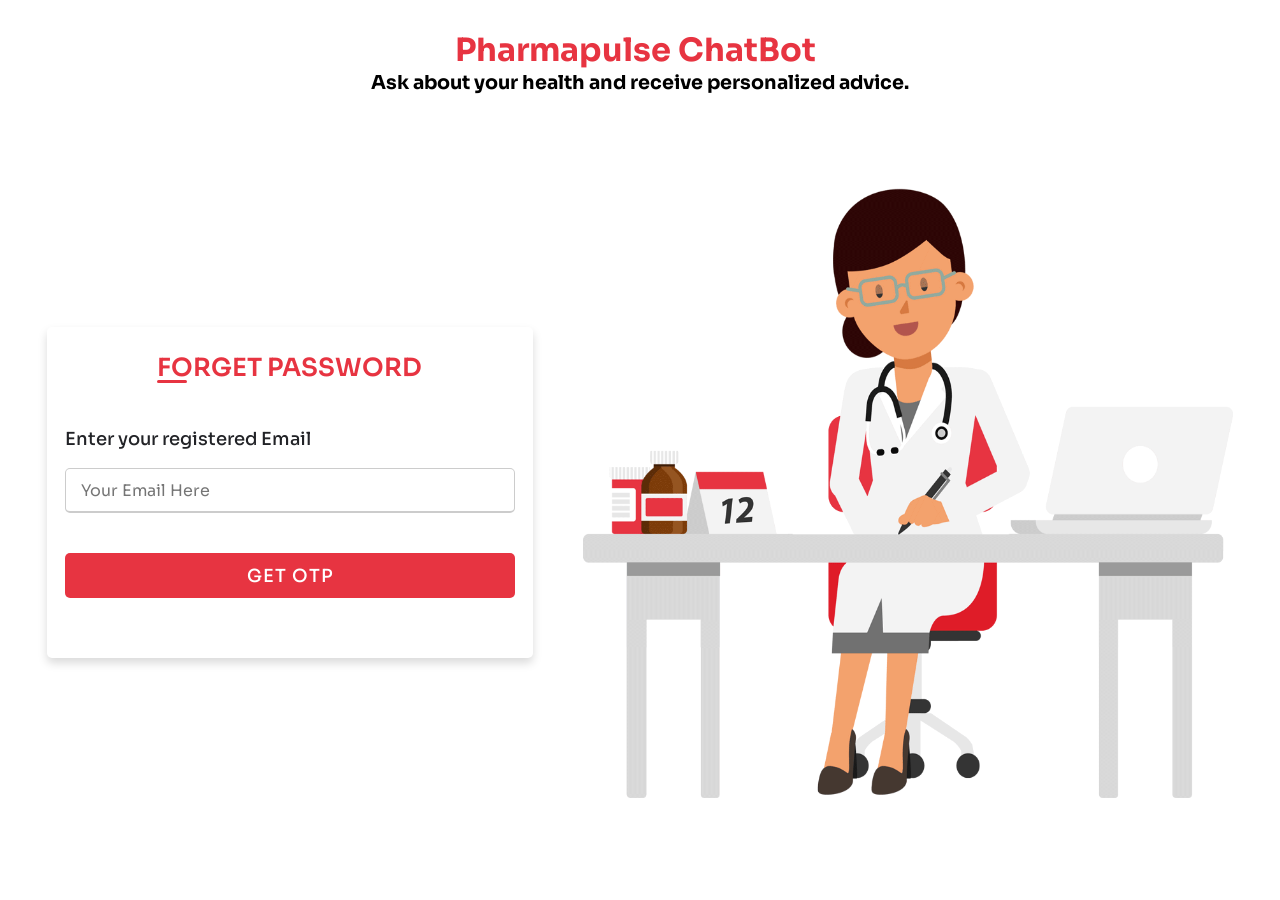
<file: templates/forget_password.html>
<!DOCTYPE html>
<html lang="en" dir="ltr">
  <head>
    <meta charset="UTF-8">
    <title>Pharmapulse ChatBot</title>
    <link rel="icon" type="image/png" href="{{ url_for('static', filename='favicon.png') }}">
    <!-- <link rel="stylesheet" href="/chatbot.css"> -->
    <link
      rel="stylesheet"
      href="/static/liq.css"
    />
     <meta name="viewport" content="width=device-width, initial-scale=1.0">
   </head>
<body>
    <style>
      .outer{
      display: flex;
      justify-content: center;
      align-items: center;
      flex-direction: row;
      padding-bottom: 20px;
      }
      .queshead {
      display: flex;
      justify-content: center;
      align-items: center;
      flex-direction: column;
      margin-top: 30px;
    }
    .queshead h1 {
      font-size: 2rem;
      font-weight: 700;
      color: #e73441;
    }
    .queshead h3 {
      font-size: 1.2rem;
      font-weight: 700;
      color: #000;
    }
.container{
  margin-top: 50px;
  display: flex;
  justify-content: center;
  width: 38%;
  height: auto;
    padding: 25px 30px;
    background: rgb(255, 255, 255);
  border-radius: 5px;
  box-shadow: 0 5px 10px rgba(0,0,0,0.15);
}
.container .title{
  position: relative;
  font-size: 25px;
  font-weight: 600;
  color: #e73441;
}
.container .title::before{
  content: "";
  position: absolute;
  left: 0;
  bottom: 0;
  height: 3px;
  width: 30px;
  border-radius: 5px;
  background: #e73441;
}
.content form .user-details{
  display: flex;
  flex-direction: column;
  justify-content: space-between;
  margin: 20px 0 12px 0;
  color:#222327;
}
form .user-details .input-box{
  margin-bottom: 5px;
  width: 100%;
  color:#222327;
  margin-top: 15px;
  padding-top: 10px;
}
form .input-box span.details{
  display: block;
  font-weight: 500;
  font-size: large;
  margin-bottom: 5px;
  padding-bottom: 13px;
  
}
.user-details .input-box input{
  height: 45px;
  width: 450px;
  outline: none;
  font-size: 16px;
  border-radius: 5px;
  padding-left: 15px;
  border: 1px solid #ccc;
  border-bottom-width: 2px;
  transition: all 0.3s ease;
  color:#222327;

}
.user-details .input-box input:focus,
.user-details .input-box input:after{
  border-color: #e73441;

}
textarea{
  width:100%;
  font-size: 16px;
  border-radius: 5px;
  padding-left: 15px;
  border: 1px solid #ccc;
  border-bottom-width: 2px;
  transition: all 0.3s ease;
  color:#222327;
}
textarea:focus, textarea:valid {
  border-color: #e73441;
}
 form .gender-details .gender-title{
  font-size: 20px;
  font-weight: 500;
 }
 form .category{
   display: flex;
   width: 80%;
   margin: 14px 0 ;
   justify-content: space-between;
 }
 form .category label{
   display: flex;
   align-items: center;
   cursor: pointer;
 }
 form .category label .dot{
  height: 18px;
  width: 18px;
  border-radius: 50%;
  margin-right: 10px;
  background: #e1e1e1;
  border: 5px solid transparent;
  transition: all 0.3s ease;
}
 #dot-1:checked ~ .category label .one,
 #dot-2:checked ~ .category label .two,
 #dot-3:checked ~ .category label .three{
   background: #6e1e1e;
   border-color: #842c2c;
 }
 form input[type="radio"]{
   display: none;
 }
 form input[type="file"]{
  color: darkblue;
  font-size: 20px;
  font-weight: 500;
  letter-spacing: 1px;
  cursor: pointer;
  transition: all 0.3s ease;
  padding:10px 20px;
  border-radius: 5px;
}


 form .button{
   height: 45px;
   margin: 35px 0
 }
 form .button .input{
   height: 100%;
   width: 100%;
   border-radius: 5px;
   border: none;
   color: white;
   font-size: 18px;
   font-weight: 500;
   letter-spacing: 1px;
   cursor: pointer;
   transition: all 0.3s ease;
   background: #e73441;
 }

button{
  overflow: visible;
  position: relative;
  float: right;
  border: 0;
  padding: 0;
  cursor: pointer;
  height: 40px;
  width: 110px;
  color: #fff;
  text-transform: uppercase;
  background: #e73441;
  border-radius: 10px;

}
button:hover{
  overflow: visible;
  position: relative;
  float: right;
  border: 0;
  padding: 0;
  cursor: pointer;
  height: 40px;
  width: 110px;
  color: #e73441;
  border: 1px solid #e73441;
  text-transform: uppercase;
  background: white;
  border-radius: 10px;
}
.popup{
  position:fixed;
  top:-150%;
  left:50%;
  opacity:0;
  transform:translate(-50%,-50%) scale(1.25);
  width:380px;
  padding:20px 30px;
  background:#fff;
  box-shadow: 2px 2px 5px 5px rgba(0,0,0,0.15);
  border-radius:10px;
  transition: top 0ms ease-in-out 200ms,opacity 200ms ease-in-out 0ms, transform 20ms ease-in-out 0ms;

}
.popup.active{
  top:50%;
  opacity:1;
  transform:translate(-50%,-50%) scale(1);

  transition: top 0ms ease-in-out 0ms,opacity 200ms ease-in-out 0ms, transform 20ms ease-in-out 0ms;
}
.popup .close-btn{
  position:absolute;
  top: 10px;
  right: 10px;
  width: 15px;
  height: 15px;
  background: #888;
  color:#eee;
  text-align: center;
  line-height: 15px;
  border-radius: 15px;
  cursor: pointer;
}
.popup .close-btn:hover{
  background: red;
}
.popup .form h2{
  text-align: center;
  color: #f6685e;
  margin: 10px 0px 20px;
  font-size: 22px;
}
.popup .form .form-element{
  margin: 10px 0px;
}
.popup .form .form-element label{
  font-size: 16px;
  color: #222;
}
.popup .form .form-element input[type="text"]{
  margin-top: 5px;
  width: 100%;
  padding: 10px;
  border: 1px solid #ccc;
  outline: none;
  border-radius: 5px;
}
select{
  margin-top: 5px;
  width: 100%;
  padding: 10px;
  border: 1px solid #ccc;
  outline: none;
  border-radius: 5px;
  background-color: #FFF;
}
.input-box input[type="checkbox"]
{
  display: flex;
  align-items: flex-start;
  justify-content: flex-start;
  width: 40px;
  height: 40px;
  border-radius: 50%;
  border: none;
}
.input-box input[type="checkbox"]:active
{
  background: #f6685e;
  border: none;
}
.chatbotgif img{
  width: 650px;
  height: 650px;
  margin-top: 50px;
  margin-left: 50px;
}
.other  a{
  text-decoration: none;
  color: #e73441;
  font-size: 1rem;
  font-weight: 500;
}
p{
    text-align: center;
    font-size: 1.2rem;
    font-weight: 500;
    color: #000;
}
.ways{
    display: flex;
    justify-content: center;
    align-items: center;
    flex-direction: row;
    gap: 20px;
}
.alerts
{
  color:red;
  text-align: center;
}
.ways .button a{
    color:#e73441;
    text-decoration: none;
    font-size: 1.2rem;
    font-weight: 500;
    padding: 10px 20px;
    border: 1px solid #e73441;
}
.ways .button input{
    color:#e73441;
    text-decoration: none;
    background-color: #fff;
    margin-top: -10px;
    font-size: 1.2rem;
    font-weight: 500;
    padding: 10px 20px;
    border: 1px solid #e73441;
}
.popupcont{
  display: flex;
  justify-content: center;
  align-items: center;
  flex-direction: column;
  position: fixed;
  top: 0;
  left: 0;
  width: 100%;
  height: 100%;
  background: rgba(217, 210, 210, 0.5);
  display: none;
}

    </style>
        <div class="queshead">
          <h1>Pharmapulse ChatBot</h1>
          <h3>Ask about your health and receive personalized advice. </h3>
        </div>
  <div class="outer">
  <div class="container">
    <div class="title"> FORGET PASSWORD</div>
    <div class="content">
      <form action="/gop" method="post" class="form">
        <div class="user-details">
            <div class="input-box">
                <span class="details">Enter your registered Email</span>
                <input type="text" name="email" id="email" placeholder="Your Email Here"/>
              </div>
              <div  class="alerts" id="msg"> 
                <a>
                  
                </a>
              </div>
              <script type = "text/javascript">
                setTimeout(()=>{
                  const sometext = document.getElementById("msg");
                  sometext.style.display = 'none';
                },3000);
              </script>
              
          
        </div>  
        <div class="button">
          <input id="OTP" type="submit" name="clicked" value="GET OTP" class="input">
        </div>
      </div>
    </form>
  </div>
<div class="chatbotgif">
  <img src="/static/doctor-animate.gif" alt="chatbot">
</div>
</div>
<div class="popupcont">
  <div class="popup">
    <div class="close-btn">&times;</div>
    <div class="form">
      <form action="/otp" method="post">
        <h2>ONE TIME PASSWORD</h2>
        <div class="form-element">
          <input type="text" name="OTP" id="OTPP" placeholder="Enter your OTP" />
          <div class="form-element">
            <button type="submit" class="btn" name="clicked" value="Register">Register</button>
          </div> 
        </div>
     </form>
    </div>
  </div>

    <!-- <script>
      document.querySelector("#OTP").addEventListener("click", function() {
    document.querySelector(".popup").classList.add("active");
});
document.querySelector(".popup .close-btn").addEventListener("click", function() {
    document.querySelector(".popup").classList.remove("active");
});
    </script> -->
</body>
</html>
</file>
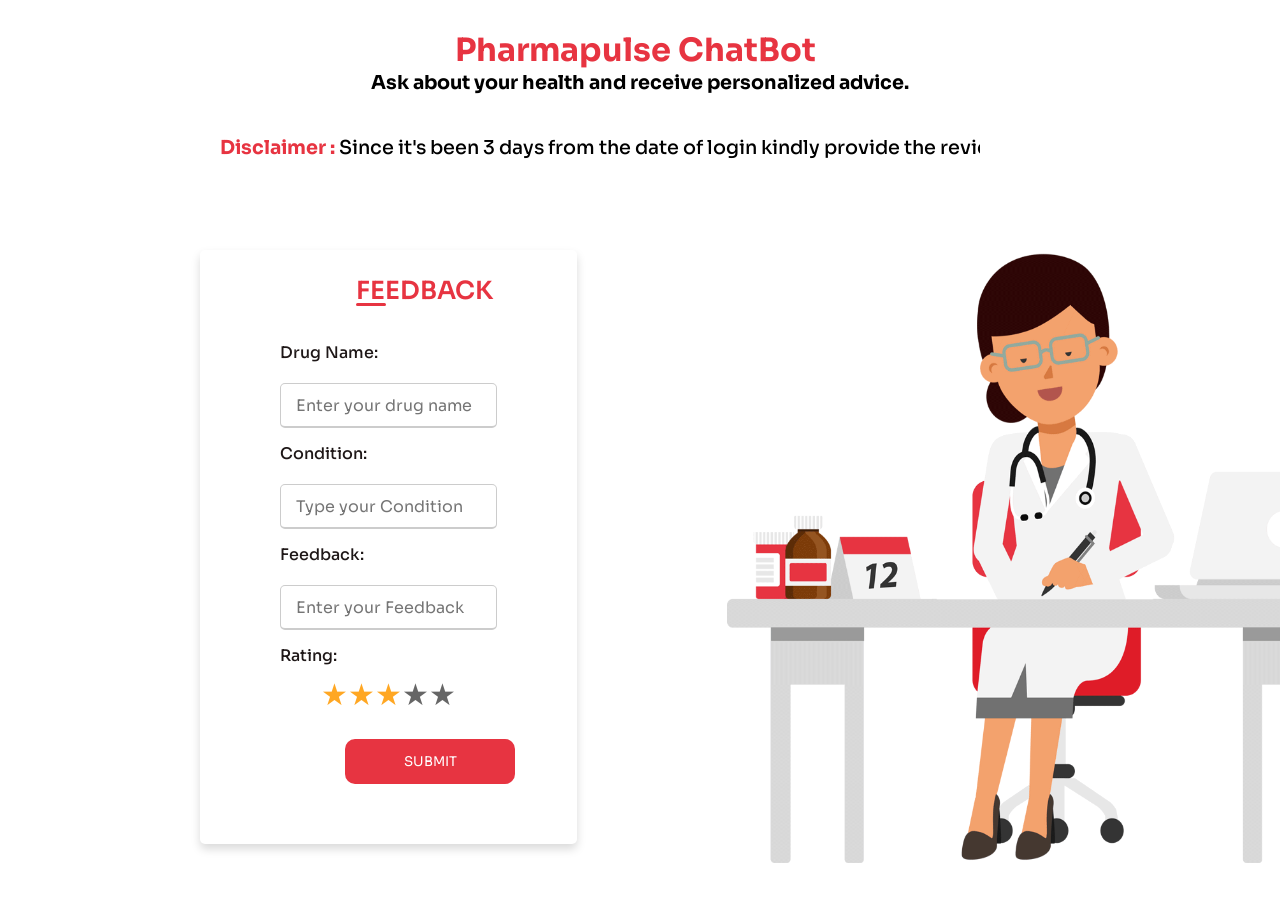
<file: templates/result.html>
<!DOCTYPE html>
<html lang="en" dir="ltr">
  <head>
    <meta charset="UTF-8">
    <title>Pharmapulse ChatBot</title>
    <link rel="icon" type="image/png" href="{{ url_for('static', filename='favicon.png') }}">
    <!-- <link rel="stylesheet" href="/chatbot.css"> -->
    <link
      rel="stylesheet"
      href="/static/liq.css"
    />
     <meta name="viewport" content="width=device-width, initial-scale=1.0">
   </head>
<body>
    <style>
      .outer{
      display: flex;
      /* justify-content: center; */
      align-items: start;
      flex-direction: row;
      padding-bottom: 20px;
      }
      .queshead {
      display: flex;
      justify-content: center;
      align-items: center;
      flex-direction: column;
      margin-top: 30px;
    }
    .queshead h1 {
      font-size: 2rem;
      font-weight: 700;
      color: #e73441;
    }
    .queshead h3 {
      font-size: 1.2rem;
      font-weight: 700;
      color: #000;
    }
.container{
  margin-top: 70px;
  display: flex;
  align-items: start;
  justify-content: center;
  width: auto;
  height: auto;
  padding: 25px 80px;
  margin-left: 200px;
  background-color: #ffffff;
  border-radius: 5px;
  box-shadow: 0 5px 10px rgba(0,0,0,0.15);
}
.container2{
  margin-top: 50px;
  display: flex;
  align-items: start;
  margin-left: 100px;
  width: auto;
  height: auto;
  /* padding: 25px 30px; */
  background-color: #ffffff;
  border-radius: 5px;
  /* box-shadow: 0 5px 10px rgba(0,0,0,0.15); */
  
}
.container .title{
  position: relative;
  margin-left: 35%;  
  font-size: 25px;
  font-weight: 600;
  color:#e73441;
}
.container .title::before{
  content: "";
  position: absolute;
  left: 0;
  bottom: 0;
  height: 3px;
  width: 30px;
  border-radius: 5px;
  background: #e73441;
}
.content form .user-details .input-box input[type=text]{
  display: flex;
  flex-direction: column;
  width: 100%;
  justify-content: space-between;
  margin: 20px 200px 12px 0;
  color:#0033ff;
}
form .user-details .input-box{
  margin-bottom: 5px;
  width: 100%;
  color:#1e1717;
  margin-top: 15px;
}
form .input-box span.details{
  display: block;
  font-weight: 500;
  margin-bottom: 5px;
}
.user-details .input-box input{
  height: 45px;
  width: 300px;
  outline: none;
  font-size: 16px;
  border-radius: 5px;
  padding-left: 15px;
  border: 1px solid #ccc;
  border-bottom-width: 2px;
  transition: all 0.3s ease;
  color:#222327;
}
.user-details .input-box input:focus,
.user-details .input-box input:after{
  border-color: #e73441;

}
textarea{
  width:100%;
  font-size: 16px;
  border-radius: 5px;
  padding-left: 15px;
  border: 1px solid #ccc;
  border-bottom-width: 2px;
  transition: all 0.3s ease;
  color:#222327;
}
textarea:focus, textarea:valid {
  border-color: #e73441;
}
 form .gender-details .gender-title{
  font-size: 20px;
  font-weight: 500;
 }
 form .category{
   display: flex;
   width: 80%;
   margin: 14px 0 ;
   justify-content: space-between;
 }
 form .category label{
   display: flex;
   align-items: center;
   cursor: pointer;
 }
 form .category label .dot{
  height: 18px;
  width: 18px;
  border-radius: 50%;
  margin-right: 10px;
  background: #e1e1e1;
  border: 5px solid transparent;
  transition: all 0.3s ease;
}
 #dot-1:checked ~ .category label .one,
 #dot-2:checked ~ .category label .two,
 #dot-3:checked ~ .category label .three{
   background: #6e1e1e;
   border-color: #842c2c;
 }
 form input[type="radio"]{
   display: none;
 }
 
 form input[type="file"]{
  color: darkblue;
  font-size: 20px;
  font-weight: 500;
  letter-spacing: 1px;
  cursor: pointer;
  transition: all 0.3s ease;
  padding:10px 20px;
  border-radius: 5px;
}


 form .button{
   height: 45px;
   margin: 35px 0;
 }
 form .button .input{
   height: 100%;
   width: 100%;
   border-radius: 5px;
   border: none;
   color: white;
   font-size: 18px;
   font-weight: 500;
   letter-spacing: 1px;
   cursor: pointer;
   transition: all 0.3s ease;
   background: #e73441;
 }
 .disclaimer-container {
  /* background-color: #fff; */
  color: #e73441;
  padding: 20px;
  /* box-shadow: 0 2px 4px rgba(0,0,0,0.1); */
  border-radius: 8px;
  width: auto;
  text-align: center;
  white-space: nowrap;
  overflow: hidden;
  position: relative;
  /* display: flex;
  flex-direction: row;
  justify-content: center; */
  /* background-color: red; */
  margin-left: 200px;
  margin-right: 300px;
}
.disclaimer-text {
  display: inline-block;
  white-space: nowrap;
  animation: scroll-right 30s ease-out infinite;
}
.disclaimer-text b {
  color: #e73441;
}
.disclaimer-text p {
  font-size: larger;
}
@keyframes scroll-right {
  0% {
    transform: translateX(100%);
  }
  100% {
    transform: translateX(-100%);
  }
}


button{
  overflow: visible;
  position: relative;
  /* justify-content: center; */
  margin-left: 30%;
  margin-top: 20px;
  margin-bottom: 35px;
  border: 0;
  padding: 0;
  cursor: pointer;
  height: 45px;
  width: 170px;
  color: #fff;
  text-transform: uppercase;
  background: #e73441;
  border-radius: 10px;

}
button:hover{
  overflow: visible;
  position: relative;
  /* float: right; */
  margin-left: 30%;
  margin-top: 20px;
  border: 0;
  padding: 0;
  cursor: pointer;
  height: 45px;
  width: 170px;
  color: #e73441;
  border: 1px solid #e73441;
  text-transform: uppercase;
  background:  #ffffff;
  border-radius: 10px;
}
.popup{
  position:fixed;
  top:-150%;
  left:50%;
  opacity:0;
  transform:translate(-50%,-50%) scale(1.25);
  width:380px;
  padding:20px 30px;
  background:#fff;
  box-shadow: 2px 2px 5px 5px rgba(0,0,0,0.15);
  border-radius:10px;
  transition: top 0ms ease-in-out 200ms,opacity 200ms ease-in-out 0ms, transform 20ms ease-in-out 0ms;

}
.popup.active{
  top:50%;
  opacity:1;
  transform:translate(-50%,-50%) scale(1);

  transition: top 0ms ease-in-out 0ms,opacity 200ms ease-in-out 0ms, transform 20ms ease-in-out 0ms;
}
.popup .close-btn{
  position:absolute;
  top: 10px;
  right: 10px;
  width: 15px;
  height: 15px;
  background: #888;
  color:#eee;
  text-align: center;
  line-height: 15px;
  border-radius: 15px;
  cursor: pointer;
}
.popup .close-btn:hover{
  background: red;
}
.popup .form h2{
  text-align: center;
  color: #f6685e;
  margin: 10px 0px 20px;
  font-size: 22px;
}
.popup .form .form-element{
  margin: 10px 0px;
}
.popup .form .form-element label{
  font-size: 16px;
  color: #222;
}
.popup .form .form-element input[type="text"]{
  margin-top: 5px;
  width: 100%;
  padding: 10px;
  border: 1px solid #ccc;
  outline: none;
  border-radius: 5px;
}
select{
  margin-top: 5px;
  width: 100%;
  padding: 10px;
  border: 1px solid #ccc;
  outline: none;
  border-radius: 5px;
  background-color: #FFF;
}
.input-box input[type="checkbox"]
{
  display: flex;
  align-items: flex-start;
  justify-content: flex-start;
  width: 40px;
  height: 40px;
  border-radius: 50%;
  border: none;
}
.input-box input[type="checkbox"]:active
{
  background: #f6685e;
  border: none;
}
.chatbotgif img{
  width: 650px;
  height: 650px;
  margin-top: 0px;
  margin-left: 50px;
}
.other  a{
  text-decoration: none;
  color: #e73441;
  font-size: 1rem;
  font-weight: 500;
}
p{
    text-align: center;
    font-size: 1.2rem;
    font-weight: 500;
    color: #000;
}
.ways{
    display: flex;
    justify-content: center;
    align-items: center;
    flex-direction: row;
    gap: 20px;
}
.alerts
{
  color:red;
  text-align: center;
}
.ways .button a{
    color:#e73441;
    text-decoration: none;
    font-size: 1.2rem;
    font-weight: 500;
    padding: 10px 20px;
    border: 1px solid #e73441;
}
.ways .button input{
    color:#e73441;
    text-decoration: none;
    background-color: #fff;
    margin-top: -10px;
    font-size: 1.2rem;
    font-weight: 500;
    padding: 10px 20px;
    border: 1px solid #e73441;
}
.popupcont{
  display: flex;
  justify-content: center;
  align-items: center;
  flex-direction: column;
  position: fixed;
  top: 0;
  left: 0;
  width: 100%;
  height: 100%;
  background: rgba(217, 210, 210, 0.5);
  display: none;
}
.rating {
  display: flex;
  flex-direction: row-reverse;
  justify-content: center;
  align-items: center;
  margin-top: 10px;
}
.rating:not(:checked) > input {
  position: absolute;
  appearance: none;
}

.rating:not(:checked) > label {
  float: right;
  cursor: pointer;
  font-size: 30px;
  color: #666;
}

.rating:not(:checked) > label:before {
  content: '★';
}

.rating > input:checked + label:hover,
.rating > input:checked + label:hover ~ label,
.rating > input:checked ~ label:hover,
.rating > input:checked ~ label:hover ~ label,
.rating > label:hover ~ input:checked ~ label {
  color: #e58e09;
}

.rating:not(:checked) > label:hover,
.rating:not(:checked) > label:hover ~ label {
  color: #ff9e0b;
}

.rating > input:checked ~ label {
  color: #ffa723;
}
    </style>
        <div class="queshead">
          <h1>Pharmapulse ChatBot</h1>
          <h3>Ask about your health and receive personalized advice. </h3>
        </div>
        <div class="disclaimer-container">
          <div class="disclaimer-text">
            <p><b>Disclaimer :</b> Since it's been 3 days from the date of login kindly provide the review of the drug you have recently searched from our chatbot</p>
          </div>
      </div>
  <div class="outer">
    <div class="container">
    <div class="title"> FEEDBACK </div>
    <br>
    <div class="content">
      <form action = "/go_to_chatbot" method="POST">
        <div class="user-details">
          <div class="input-box">
            <span class="details">Drug Name:</span>
            <input type="text" id = "dg" name="dg" placeholder="Enter your drug name" required>
          </div>
          <div class="input-box">
            <span class="details">Condition:</span>
            <input type="text" id = "cd" name="cd" placeholder="Type your Condition" required>
          </div>
          <div class="input-box">
            <span class="details">Feedback:</span>
            <input type="text" id ="fb" name="fb" placeholder="Enter your Feedback" required>
          </div>
          <div class="input-box">
            <span class="details">Rating:</span>
            <div class="rating">
              <input value="5" name="rate" id="star5" type="radio">
              <label title="text" for="star5"></label>
              <input value="4" name="rate" id="star4" type="radio">
              <label title="text" for="star4"></label>
              <input value="3" name="rate" id="star3" type="radio" checked="">
              <label title="text" for="star3"></label>
              <input value="2" name="rate" id="star2" type="radio">
              <label title="text" for="star2"></label>
              <input value="1" name="rate" id="star1" type="radio">
              <label title="text" for="star1"></label>
            </div>
          </div>
          <button type="submit">Submit</button>
      </form>
      </div>
    </form>
    </div>
  </div>
  <div class="container2">
    <div class="chatbotgif">
      <img src="/static/doctor-animate.gif" alt="chatbot">
  </div>
</div>
</div>
</body>
</html>
</file>
<file: static/liq.css>
@import url("https://fonts.googleapis.com/css2?family=Sora:wght@100;200;300;400;500;600;700&display=swap");
*{
  margin: 0;
  padding: 0;
  box-sizing: border-box;
  font-family: "Sora", sans-serif;
}
body {
  margin: 0;
  /* background-color: rgba(0, 0, 0, 0.8); */
  background-color: #fff;
  /* background-image: url("https://www.google.com/url?sa=i&url=https%3A%2F%2Fwww.pxfuel.com%2Fen%2Fquery%3Fq%3Dchatbot&psig=AOvVaw0o6kCIdqvSphhuVea8qwCM&ust=1709099781599000&source=images&cd=vfe&opi=89978449&ved=2ahUKEwjun5v86sqEAxXdaGwGHSJNC-kQjRx6BAgAEBc"); */
}
.accordion {
  display: flex;
  flex-direction: column;
  max-width: 991px;
  min-width: 320px;
  margin: 50px auto;
  padding: 0 50px;
}
.accordion h1 {
  color: #e73441;
  font-size: 52px;
  font-weight: 700;
  text-align: center;
  margin-bottom: 50px;
}
.accordion-item {
  margin-top: 16px;
  border: 1px solid #fcfcfc;
  border-radius: 6px;
  background: #ffffff;
  box-shadow: rgba(0, 0, 0, 0.05) 0px 1px 2px 0px;
}
.accordion-item .accordion-item-title {
  position: relative;
  margin: 0;
  display: flex;
  width: 100%;
  font-size: 15px;
  cursor: pointer;
  justify-content: space-between;
  flex-direction: row-reverse;
  padding: 14px 20px;
  font-weight: 700;
  box-sizing: border-box;
  align-items: center;
}
.accordion-item .accordion-item-desc {
  display: none;
  font-size: 14px;
  line-height: 22px;
  font-weight: 300;
  color: #444;
  border-top: 1px dashed #ddd;
  padding: 10px 20px 20px;
  box-sizing: border-box;
}
.accordion-item input[type="checkbox"] {
  position: absolute;
  height: 0;
  width: 0;
  opacity: 0;
}
.accordion-item input[type="checkbox"]:checked ~ .accordion-item-desc {
  display: block;
}
.accordion-item
  input[type="checkbox"]:checked
  ~ .accordion-item-title
  .icon:after {
  content: "-";
  font-size: 20px;
}
.accordion-item input[type="checkbox"] ~ .accordion-item-title .icon:after {
  content: "+";
  font-size: 20px;
}
.accordion-item:first-child {
  margin-top: 0;
}
.accordion-item .icon {
  margin-left: 14px;
}

@media screen and (max-width: 767px) {
  .accordion {
      padding: 0 16px;
  }
  .accordion h1 {
      font-size: 22px;
  }
}
.navbar input[type="checkbox"],
.navbar .hamburger-lines {
  display: none;
}
.navbar {
  top: 20px;
  position: absolute;
  width: 100%;
  color: #000;
  background-color: rgba(255, 255, 255, 0);
  z-index: 100;
  transition: top 0.3s;
}

.navbar-container {
  display: flex;
  justify-content: space-between;
  height: 64px;
  align-items: center;
}
.navbar .navbar-elements {
  opacity: 1;
}
.menu-items {
  order: 2;
  display: flex;
}
.logo {
  order: 1;
  font-size: 1.5rem;
  color: #e73441;

}

.menu-items li {
  list-style: none;
  margin-left: 1.5rem;
  font-size: 1.3rem;
}

.navbar a {
  color: #000;
  text-decoration: none;
  font-weight: 500;
  transition: color 0.3s ease-in-out;
}

.navbar a:hover {
  color: #e73441;
}
i{
  color: white;
  font-size: 18px;
  cursor: pointer;
  align-items: center;
  justify-content: center;
  top: 10px;
}
.header-button {
  font-size: 24px;
  font-weight: bold;
  text-decoration: none;
  color: white;
  margin-left: 20px;
}
.user-image {
  max-width: 125px;
  max-height: 125px;
  align-self: flex-end;
  padding: 10px;
  margin: 10px;
  border-radius: 10px;
}
.menu {
  list-style: none;
  padding: 0;
  display: flex;
  align-items: center;
}

.menu li {
  margin: 0 20px;
}

.menu a {
  text-decoration: none;
  color: #ccc;
  font-weight: bold;
  font-size: 18px;
  padding: 10px 15px;
  transition: color 0.3s ease, box-shadow 0.3s ease;
}

.menu a:hover {
  color: #fff;
  box-shadow: 0 0 10px rgba(255, 255, 255, 0.8);
  background-color: rgba(76, 175, 80, 0.8);
  color: #fff;
}

.container {
  /* background-color: #45a049; */
  display: flex;
  flex-direction: column;
  align-items: center;
  justify-content: center;
}

main {
  display: flex;
  flex-direction: column; /* Change to column */
  align-items: center; /* Center content horizontally */
}

.outer-cont{
  display: flex;
  flex-direction: row-reverse;
  align-items: center;
  justify-content: center;
  padding: 40px;
  gap: 40px;
}
.chatbot-image img{
  width: 100%;
  height: 100%;
  padding: 100px;
}
.chatbot-container {
  margin-top: 20px;
  padding: 20px;
  width: 800px;
  height: 600px;
  margin: 20px auto;
  background-color: #fff;
  border-radius: 30px;
  overflow-y: auto;
  box-shadow: 0 0 20px rgba(219, 1, 1, 0.305);
}

.inner-heading {
  font-optical-sizing: auto;
  font-weight: 900;
  font-style: normal;
  color: #e73441;
}

.chat-box {
  flex: 1;
  overflow-y: auto;
  padding: 20px;
  display: flex;
  height: 250px;
  overflow-y: scroll;
  flex-direction: column;
   /* Reverse the order of messages */
}

.user-message,
.bot-message {
  padding: 10px;
  margin: 10px;
  border-radius: 8px;
  max-width: 70%; /* Limit message width */
}

.user-message {
  background-color: #e73441;
  color: #fff;
  box-shadow: 0 0 10px rgba(0, 0, 0, 0.1);
  font-weight: 700;
  text-transform: capitalize;
  align-self: flex-end;
}

.bot-message {
  background-color: #fff;
  color: #e73441;
  box-shadow: 0 0 10px rgba(0, 0, 0, 0.1);
  font-weight: 700;
  text-transform: capitalize;
  align-self: flex-start; /* Align bot messages to the left */
}

.chatbot-info {
  /* background-color: #1900ff; */
  color: rgb(0, 0, 0);
  padding: 15px;
  text-align: center;
  margin-bottom: 20px; /* Add margin for separation */
}

.input-container {
  display: flex;
  justify-content: center;
  padding: 10px;
  margin-bottom: 20px;
  align-items: center; /* Center items vertically */
}

.prompt-input {
  flex: 1;
  padding: 10px;
  border: 1px solid #c41b1b;
  border-radius: 5px;
  font-size: 16px;
  font-weight: 700;
}

.generate-button,
#voiceButton {
  background-color: #e73441;
  color: #fff;
  padding: 10px 15px;
  margin-left: 10px;
  border: none;
  border-radius: 15px;
  cursor: pointer;
  font-size: 16px;
  transition: 0.3s ease;
}

.dropdown {
  margin-bottom: 20px;
  display: flex;
  align-items: center;
  justify-content: center;
  gap: 20px;
  color: black;
}

.dropdown-label {
  font-size: 16px;
  color: black;
  font-weight: bold;
}

.dropdown-select {
  padding: 10px;
  font-size: 16px;
  border: 1px solid #ccc;
  border-radius: 5px;
  background-color: #e73441;
  color: #fff;
  cursor: pointer;
  transition: background-color 0.3s ease;
}

.dropdown-select:hover {
  background-color: #fff;
  color: #e73441;
}

.footer{
  color: #e73441;
  padding: 15px;
  display: flex;
  justify-content: space-between;
  align-items: center;
  flex-direction: column;
  font-weight: 700;
  bottom: 0;
  width: 100%;
  z-index: 100;
}

.queshead{
  font-size: 20px;
  font-weight: 700;
  color: #e73441;
  margin-bottom: 20px;
  display: flex;
  justify-content: center;
  align-items: center;
}
.queshead h1{
  margin-right: 10px;
}
</file>
